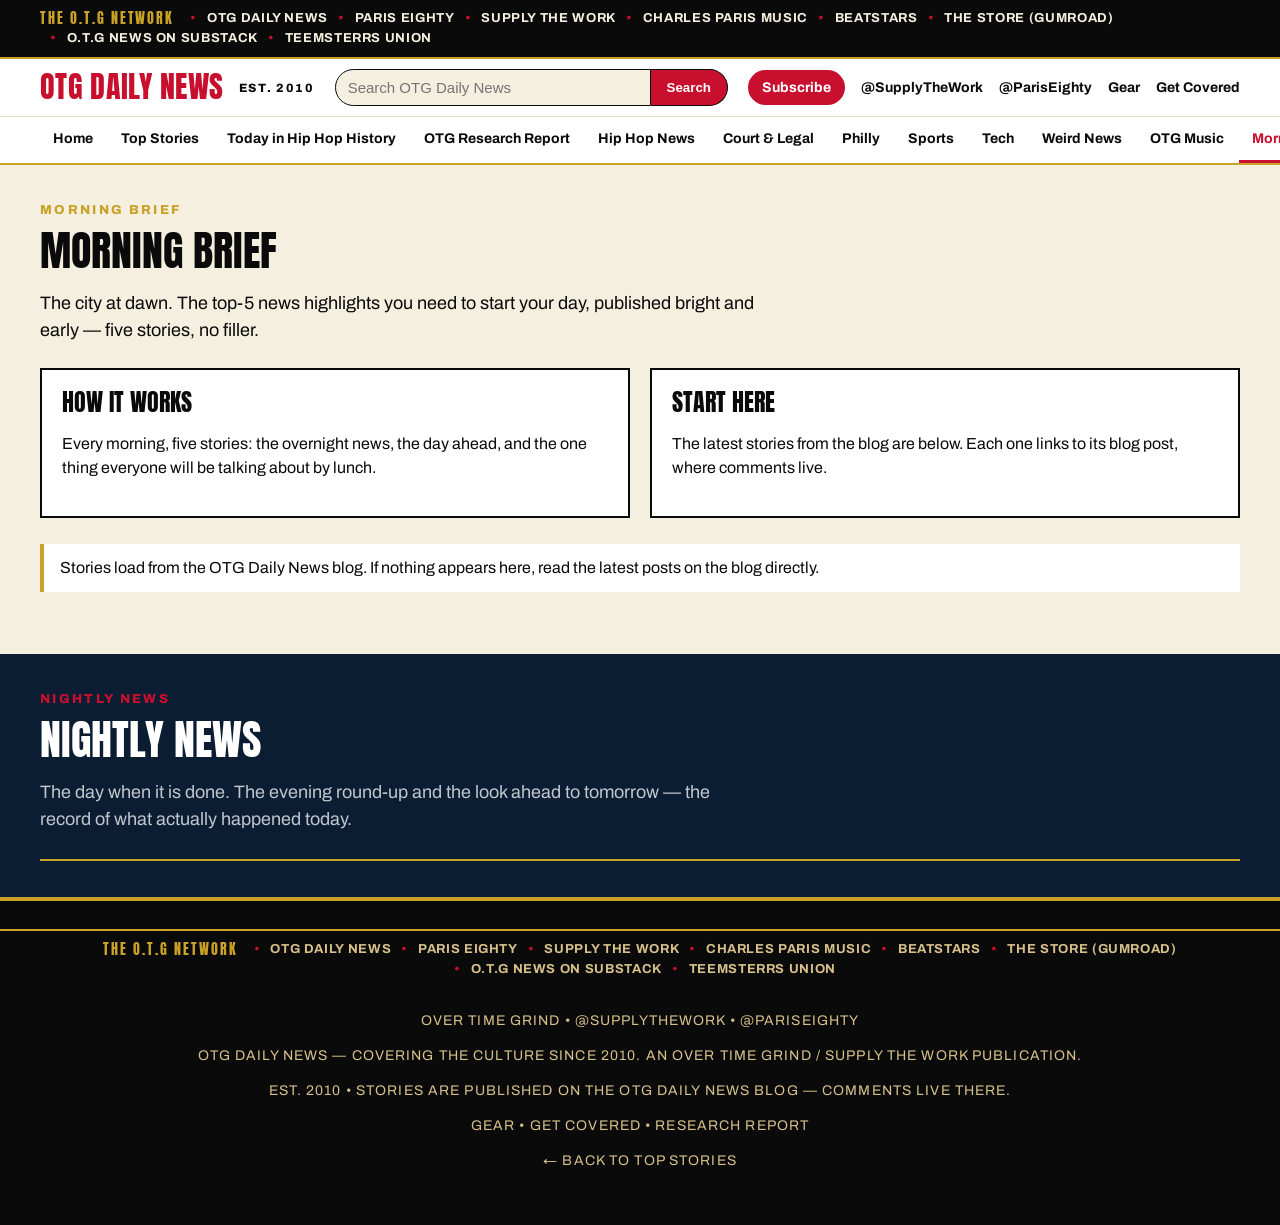
<file: brief.html>
<!DOCTYPE html>
<html lang="en">
<head>
<meta charset="utf-8">
<meta name="viewport" content="width=device-width, initial-scale=1">
<title>Morning Brief / Nightly News — OTG Daily News</title>
<meta name="description" content="Morning Brief: the city at dawn. Nightly News: the day when it is done. From OTG Daily News.">
<meta name="theme-color" content="#C8102E">
<meta name="mobile-web-app-capable" content="yes">
<meta name="apple-mobile-web-app-capable" content="yes">
<meta name="apple-mobile-web-app-title" content="OTG News">
<link rel="manifest" href="manifest.json">
<link rel="icon" href="icon.svg" type="image/svg+xml">
<link rel="apple-touch-icon" href="icon.svg">
<link rel="preconnect" href="https://fonts.googleapis.com">
<link rel="preconnect" href="https://fonts.gstatic.com" crossorigin>
<link href="https://fonts.googleapis.com/css2?family=Anton&family=Archivo:wght@400;700;800&display=swap" rel="stylesheet">
<link rel="stylesheet" href="styles.css?v=7">
<script src="app.js?v=8" defer></script>
</head>
<body>
<div class="network-bar" role="navigation" aria-label="The O.T.G Network">
<div class="network-bar-inner">
<span class="network-bar-label">THE O.T.G NETWORK</span>
<a href="https://365otg.github.io/otgdailynews/">OTG Daily News</a>
<a href="https://www.pariseighty.blog/">Paris Eighty</a>
<a href="https://www.supplythework.xyz/">Supply The Work</a>
<a href="https://supplythe.work/">Charles Paris Music</a>
<a href="https://www.beatstars.com/pariseighty">BeatStars</a>
<a href="https://charlesparismusic.gumroad.com/">The Store (Gumroad)</a>
<a href="https://brotherotg.substack.com/">O.T.G News on Substack</a>
<a href="https://charlesparismusic.gumroad.com/l/teemsterrs">Teemsterrs Union</a>
</div>
</div>
<header class="topbar">
<div class="topbar-inner">
<a class="wordmark" href="index.html">OTG Daily News <span class="est">EST. 2010</span></a>
<div class="search-box">
<form id="site-search" role="search" action="#">
<input id="search-input" type="search" placeholder="Search OTG Daily News" aria-label="Search OTG Daily News" autocomplete="off">
<button type="submit">Search</button>
</form>
</div>
<div class="top-links">
<a class="subscribe" href="https://www.supplythework.xyz/">Subscribe</a>
<span>@SupplyTheWork</span>
<span>@ParisEighty</span>
<a href="gear.html">Gear</a>
<a href="get-covered.html">Get Covered</a>
</div>
</div>
</header>
<nav class="tab-nav" aria-label="Sections">
<ul>
<li><a href="index.html">Home</a></li>
<li><a href="index.html#top-stories">Top Stories</a></li>
<li><a href="index.html#hip-hop-history">Today in Hip Hop History</a></li>
<li><a href="research.html">OTG Research Report</a></li>
<li><a href="index.html#hip-hop-news">Hip Hop News</a></li>
<li><a href="index.html#court-legal">Court &amp; Legal</a></li>
<li><a href="index.html#philly">Philly</a></li>
<li><a href="index.html#sports">Sports</a></li>
<li><a href="index.html#tech">Tech</a></li>
<li><a href="index.html#weird-news">Weird News</a></li>
<li><a href="music.html">OTG Music</a></li>
<li><a href="brief.html" aria-current="page">Morning Brief</a></li>
<li><a href="brief.html#nightly-heading">Nightly News</a></li>
</ul>
</nav>
<main>
<div class="wrap"><div class="search-results" id="search-results" hidden></div></div>
<section class="section lane-morning" aria-labelledby="morning-heading">
<div class="wrap">
<p class="kicker">Morning Brief</p>
<h2 id="morning-heading">Morning Brief</h2>
<p class="lede">The city at dawn. The top-5 news highlights you need to start your day, published bright and early &mdash; five stories, no filler.</p>
<div class="two-col">
<div class="panel"><h3>How It Works</h3><p>Every morning, five stories: the overnight news, the day ahead, and the one thing everyone will be talking about by lunch.</p></div>
<div class="panel"><h3>Start Here</h3><p>The latest stories from the blog are below. Each one links to its blog post, where comments live.</p></div>
</div>
<p id="feed-status" class="note" style="margin-top:26px">Loading the latest stories&hellip;</p>
<div class="cards" id="top-stories"></div>
</div>
</section>
<section class="section lane-nightly" aria-labelledby="nightly-heading">
<div class="wrap">
<p class="kicker">Nightly News</p>
<h2 id="nightly-heading">Nightly News</h2>
<p class="lede">The day when it is done. The evening round-up and the look ahead to tomorrow &mdash; the record of what actually happened today.</p>
<ul class="latest-list" id="latest-list"></ul>
</div>
</section>
</main>
<nav class="app-tabs" aria-label="App">
<ul>
<li><button type="button" data-view="for-you" aria-current="page">For You</button></li>
<li><button type="button" data-view="headlines">Headlines</button></li>
<li><button type="button" data-view="topics">Topics</button></li>
<li><button type="button" data-view="saved">Saved</button></li>
</ul>
</nav>
<footer class="site-footer">
<div class="network-bar" role="navigation" aria-label="The O.T.G Network">
<div class="network-bar-inner">
<span class="network-bar-label">THE O.T.G NETWORK</span>
<a href="https://365otg.github.io/otgdailynews/">OTG Daily News</a>
<a href="https://www.pariseighty.blog/">Paris Eighty</a>
<a href="https://www.supplythework.xyz/">Supply The Work</a>
<a href="https://supplythe.work/">Charles Paris Music</a>
<a href="https://www.beatstars.com/pariseighty">BeatStars</a>
<a href="https://charlesparismusic.gumroad.com/">The Store (Gumroad)</a>
<a href="https://brotherotg.substack.com/">O.T.G News on Substack</a>
<a href="https://charlesparismusic.gumroad.com/l/teemsterrs">Teemsterrs Union</a>
</div>
</div>
<div class="wrap">
<p>Over Time Grind • @SupplyTheWork • @ParisEighty</p>
<p>OTG Daily News &mdash; covering the culture since 2010. An Over Time Grind / Supply The Work publication.</p>
<p>EST. 2010 &bull; Stories are published on the OTG Daily News blog &mdash; comments live there.</p>
<p><a href="gear.html">Gear</a> &bull; <a href="get-covered.html">Get Covered</a> &bull; <a href="research.html">Research Report</a></p>
<p><a href="index.html">&larr; Back to Top Stories</a></p>
</div>
</footer>
</body>
</html>
</file>
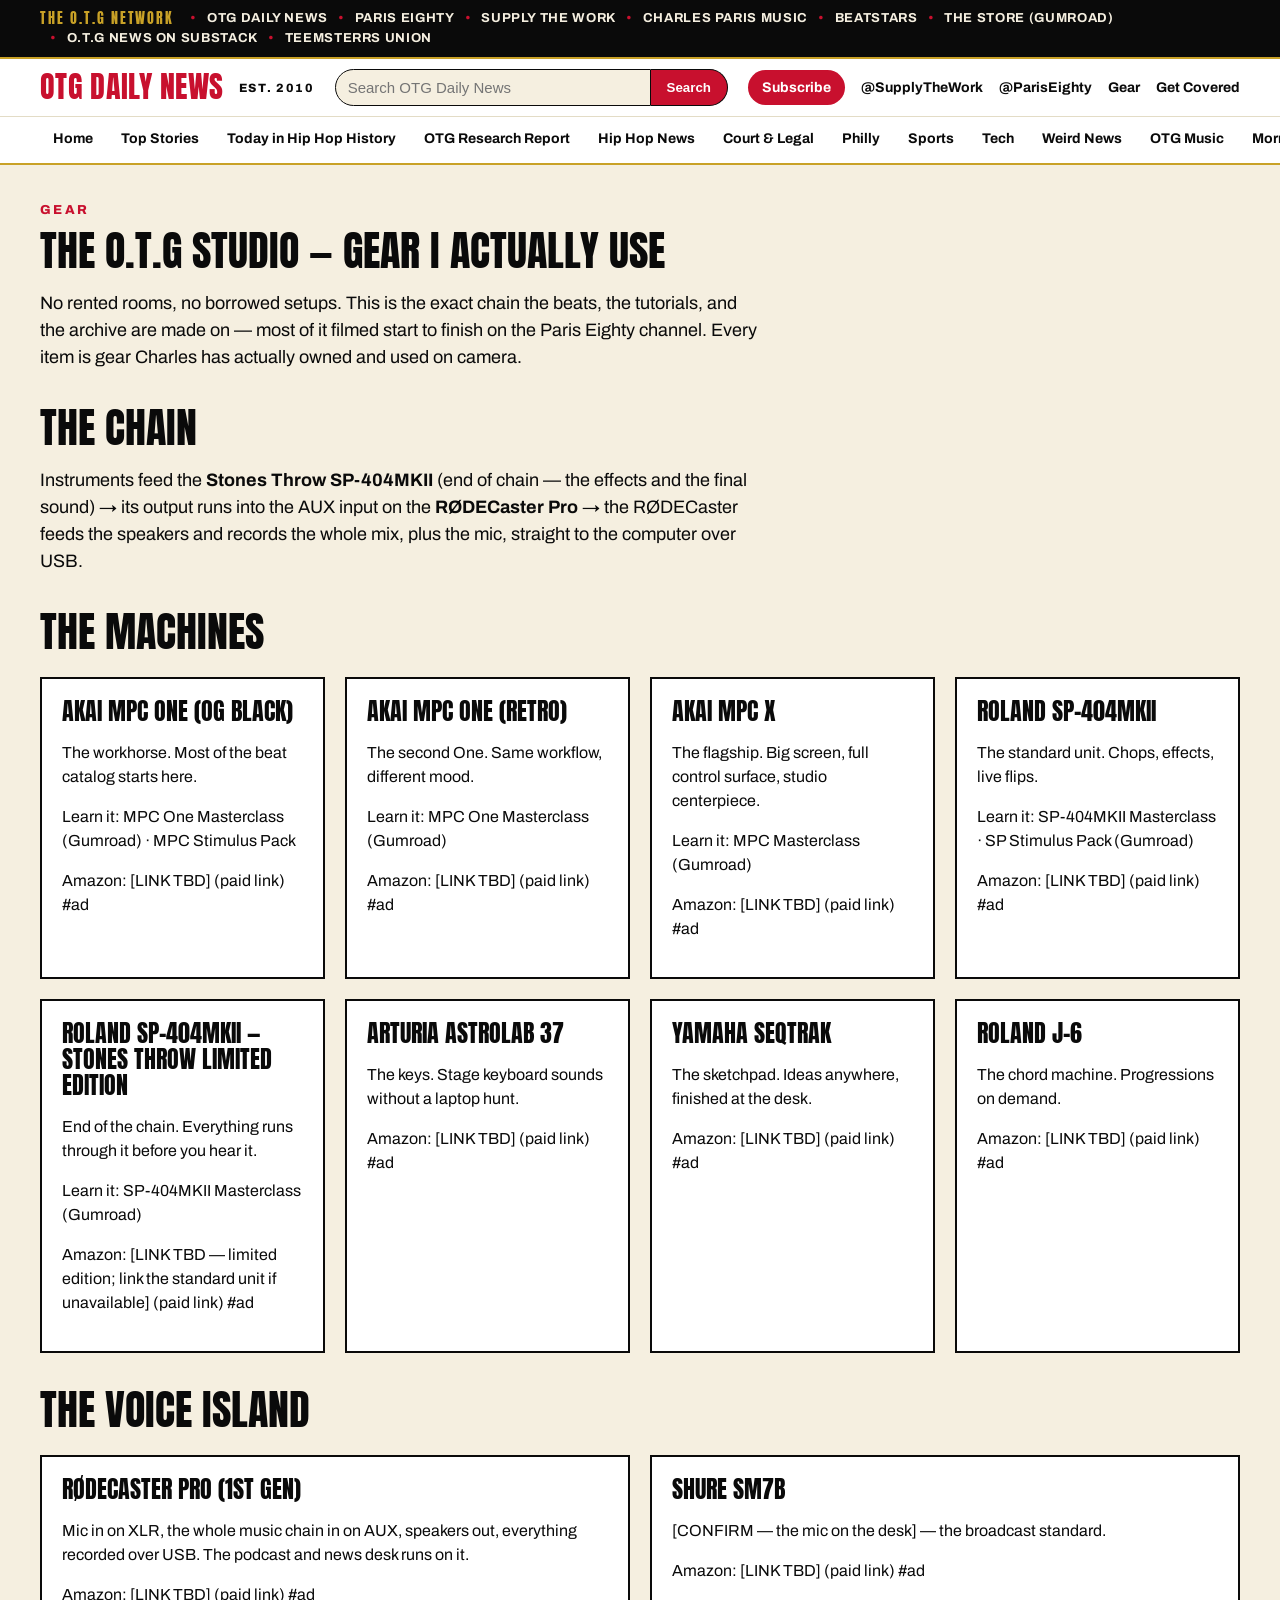
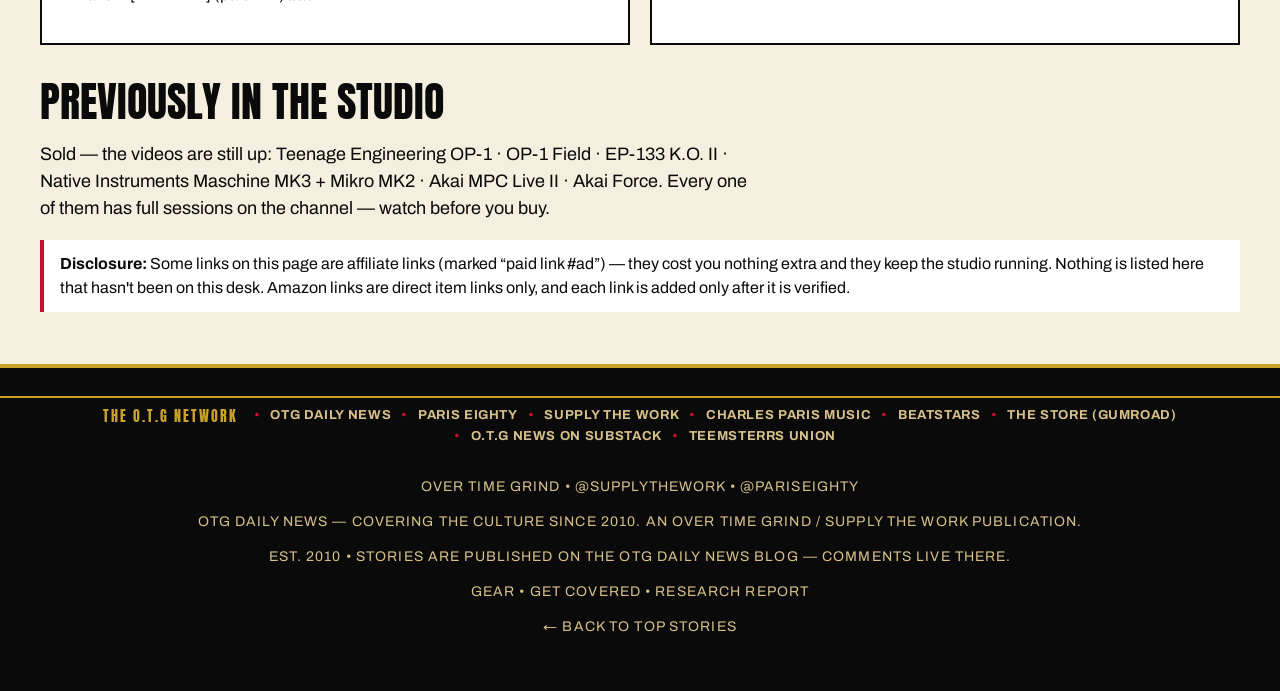
<file: gear.html>
<!DOCTYPE html>
<html lang="en">
<head>
<meta charset="utf-8">
<meta name="viewport" content="width=device-width, initial-scale=1">
<title>Gear — The O.T.G Studio — OTG Daily News</title>
<meta name="description" content="The O.T.G Studio: the gear Charles actually uses — the machines, the voice island, and the chain they run through.">
<meta name="theme-color" content="#C8102E">
<meta name="mobile-web-app-capable" content="yes">
<meta name="apple-mobile-web-app-capable" content="yes">
<meta name="apple-mobile-web-app-title" content="OTG News">
<link rel="manifest" href="manifest.json">
<link rel="icon" href="icon.svg" type="image/svg+xml">
<link rel="apple-touch-icon" href="icon.svg">
<link rel="preconnect" href="https://fonts.googleapis.com">
<link rel="preconnect" href="https://fonts.gstatic.com" crossorigin>
<link href="https://fonts.googleapis.com/css2?family=Anton&family=Archivo:wght@400;700;800&display=swap" rel="stylesheet">
<link rel="stylesheet" href="styles.css?v=7">
<script src="app.js?v=8" defer></script>
</head>
<body>
<div class="network-bar" role="navigation" aria-label="The O.T.G Network">
<div class="network-bar-inner">
<span class="network-bar-label">THE O.T.G NETWORK</span>
<a href="https://365otg.github.io/otgdailynews/">OTG Daily News</a>
<a href="https://www.pariseighty.blog/">Paris Eighty</a>
<a href="https://www.supplythework.xyz/">Supply The Work</a>
<a href="https://supplythe.work/">Charles Paris Music</a>
<a href="https://www.beatstars.com/pariseighty">BeatStars</a>
<a href="https://charlesparismusic.gumroad.com/">The Store (Gumroad)</a>
<a href="https://brotherotg.substack.com/">O.T.G News on Substack</a>
<a href="https://charlesparismusic.gumroad.com/l/teemsterrs">Teemsterrs Union</a>
</div>
</div>
<header class="topbar">
<div class="topbar-inner">
<a class="wordmark" href="index.html">OTG Daily News <span class="est">EST. 2010</span></a>
<div class="search-box">
<form id="site-search" role="search" action="#">
<input id="search-input" type="search" placeholder="Search OTG Daily News" aria-label="Search OTG Daily News" autocomplete="off">
<button type="submit">Search</button>
</form>
</div>
<div class="top-links">
<a class="subscribe" href="https://www.supplythework.xyz/">Subscribe</a>
<span>@SupplyTheWork</span>
<span>@ParisEighty</span>
<a href="gear.html">Gear</a>
<a href="get-covered.html">Get Covered</a>
</div>
</div>
</header>
<nav class="tab-nav" aria-label="Sections">
<ul>
<li><a href="index.html">Home</a></li>
<li><a href="index.html#top-stories">Top Stories</a></li>
<li><a href="index.html#hip-hop-history">Today in Hip Hop History</a></li>
<li><a href="research.html">OTG Research Report</a></li>
<li><a href="index.html#hip-hop-news">Hip Hop News</a></li>
<li><a href="index.html#court-legal">Court &amp; Legal</a></li>
<li><a href="index.html#philly">Philly</a></li>
<li><a href="index.html#sports">Sports</a></li>
<li><a href="index.html#tech">Tech</a></li>
<li><a href="index.html#weird-news">Weird News</a></li>
<li><a href="music.html">OTG Music</a></li>
<li><a href="brief.html">Morning Brief</a></li>
<li><a href="brief.html#nightly-heading">Nightly News</a></li>
</ul>
</nav>
<main>
<div class="wrap"><div class="search-results" id="search-results" hidden></div></div>
<section class="section lane-gear" aria-labelledby="gear-heading">
<div class="wrap">
<p class="kicker">Gear</p>
<h2 id="gear-heading">The O.T.G Studio &mdash; Gear I Actually Use</h2>
<p class="lede">No rented rooms, no borrowed setups. This is the exact chain the beats, the tutorials, and the archive are made on &mdash; most of it filmed start to finish on the Paris Eighty channel. Every item is gear Charles has actually owned and used on camera.</p>
<h2 style="margin-top:36px">The Chain</h2>
<p class="lede">Instruments feed the <strong>Stones Throw SP-404MKII</strong> (end of chain &mdash; the effects and the final sound) &rarr; its output runs into the AUX input on the <strong>R&Oslash;DECaster Pro</strong> &rarr; the R&Oslash;DECaster feeds the speakers and records the whole mix, plus the mic, straight to the computer over USB.</p>
<h2 style="margin-top:36px">The Machines</h2>
<div class="two-col">
<div class="panel"><h3>Akai MPC One (OG Black)</h3><p>The workhorse. Most of the beat catalog starts here.</p><p>Learn it: MPC One Masterclass (Gumroad) &middot; MPC Stimulus Pack</p><p>Amazon: [LINK TBD] (paid link) #ad</p></div>
<div class="panel"><h3>Akai MPC One (Retro)</h3><p>The second One. Same workflow, different mood.</p><p>Learn it: MPC One Masterclass (Gumroad)</p><p>Amazon: [LINK TBD] (paid link) #ad</p></div>
<div class="panel"><h3>Akai MPC X</h3><p>The flagship. Big screen, full control surface, studio centerpiece.</p><p>Learn it: MPC Masterclass (Gumroad)</p><p>Amazon: [LINK TBD] (paid link) #ad</p></div>
<div class="panel"><h3>Roland SP-404MKII</h3><p>The standard unit. Chops, effects, live flips.</p><p>Learn it: SP-404MKII Masterclass &middot; SP Stimulus Pack (Gumroad)</p><p>Amazon: [LINK TBD] (paid link) #ad</p></div>
<div class="panel"><h3>Roland SP-404MKII &mdash; Stones Throw Limited Edition</h3><p>End of the chain. Everything runs through it before you hear it.</p><p>Learn it: SP-404MKII Masterclass (Gumroad)</p><p>Amazon: [LINK TBD &mdash; limited edition; link the standard unit if unavailable] (paid link) #ad</p></div>
<div class="panel"><h3>Arturia AstroLab 37</h3><p>The keys. Stage keyboard sounds without a laptop hunt.</p><p>Amazon: [LINK TBD] (paid link) #ad</p></div>
<div class="panel"><h3>Yamaha SEQTRAK</h3><p>The sketchpad. Ideas anywhere, finished at the desk.</p><p>Amazon: [LINK TBD] (paid link) #ad</p></div>
<div class="panel"><h3>Roland J-6</h3><p>The chord machine. Progressions on demand.</p><p>Amazon: [LINK TBD] (paid link) #ad</p></div>
</div>
<h2 style="margin-top:36px">The Voice Island</h2>
<div class="two-col">
<div class="panel"><h3>R&Oslash;DECaster Pro (1st gen)</h3><p>Mic in on XLR, the whole music chain in on AUX, speakers out, everything recorded over USB. The podcast and news desk runs on it.</p><p>Amazon: [LINK TBD] (paid link) #ad</p></div>
<div class="panel"><h3>Shure SM7B</h3><p>[CONFIRM &mdash; the mic on the desk] &mdash; the broadcast standard.</p><p>Amazon: [LINK TBD] (paid link) #ad</p></div>
</div>
<h2 style="margin-top:36px">Previously In The Studio</h2>
<p class="lede">Sold &mdash; the videos are still up: Teenage Engineering OP-1 &middot; OP-1 Field &middot; EP-133 K.O. II &middot; Native Instruments Maschine MK3 + Mikro MK2 &middot; Akai MPC Live II &middot; Akai Force. Every one of them has full sessions on the channel &mdash; watch before you buy.</p>
<p class="note" style="background:#fff;border-left-color:var(--crimson);color:var(--black)"><strong>Disclosure:</strong> Some links on this page are affiliate links (marked &ldquo;paid link #ad&rdquo;) &mdash; they cost you nothing extra and they keep the studio running. Nothing is listed here that hasn't been on this desk. Amazon links are direct item links only, and each link is added only after it is verified.</p>
</div>
</section>
</main>
<nav class="app-tabs" aria-label="App">
<ul>
<li><button type="button" data-view="for-you">For You</button></li>
<li><button type="button" data-view="headlines">Headlines</button></li>
<li><button type="button" data-view="topics">Topics</button></li>
<li><button type="button" data-view="saved">Saved</button></li>
</ul>
</nav>
<footer class="site-footer">
<div class="network-bar" role="navigation" aria-label="The O.T.G Network">
<div class="network-bar-inner">
<span class="network-bar-label">THE O.T.G NETWORK</span>
<a href="https://365otg.github.io/otgdailynews/">OTG Daily News</a>
<a href="https://www.pariseighty.blog/">Paris Eighty</a>
<a href="https://www.supplythework.xyz/">Supply The Work</a>
<a href="https://supplythe.work/">Charles Paris Music</a>
<a href="https://www.beatstars.com/pariseighty">BeatStars</a>
<a href="https://charlesparismusic.gumroad.com/">The Store (Gumroad)</a>
<a href="https://brotherotg.substack.com/">O.T.G News on Substack</a>
<a href="https://charlesparismusic.gumroad.com/l/teemsterrs">Teemsterrs Union</a>
</div>
</div>
<div class="wrap">
<p>Over Time Grind • @SupplyTheWork • @ParisEighty</p>
<p>OTG Daily News &mdash; covering the culture since 2010. An Over Time Grind / Supply The Work publication.</p>
<p>EST. 2010 &bull; Stories are published on the OTG Daily News blog &mdash; comments live there.</p>
<p><a href="gear.html">Gear</a> &bull; <a href="get-covered.html">Get Covered</a> &bull; <a href="research.html">Research Report</a></p>
<p><a href="index.html">&larr; Back to Top Stories</a></p>
</div>
</footer>
</body>
</html>
</file>
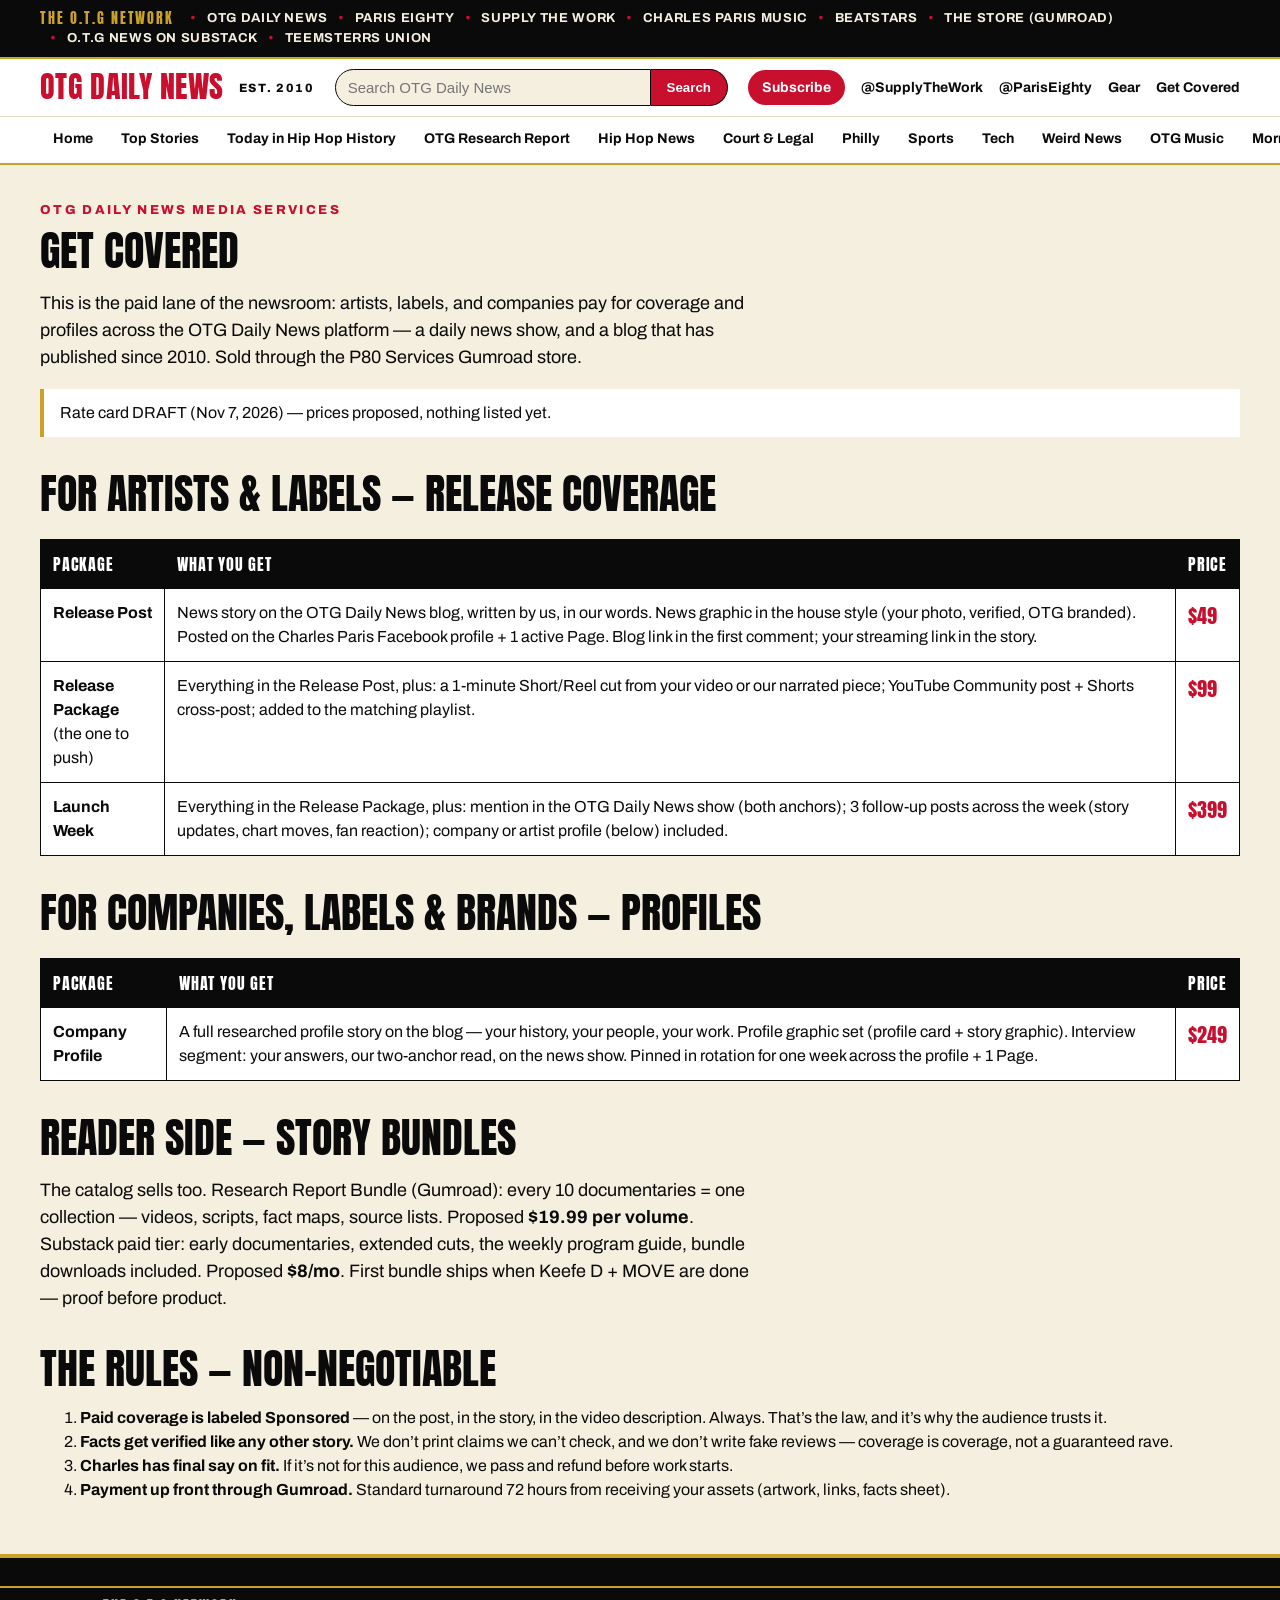
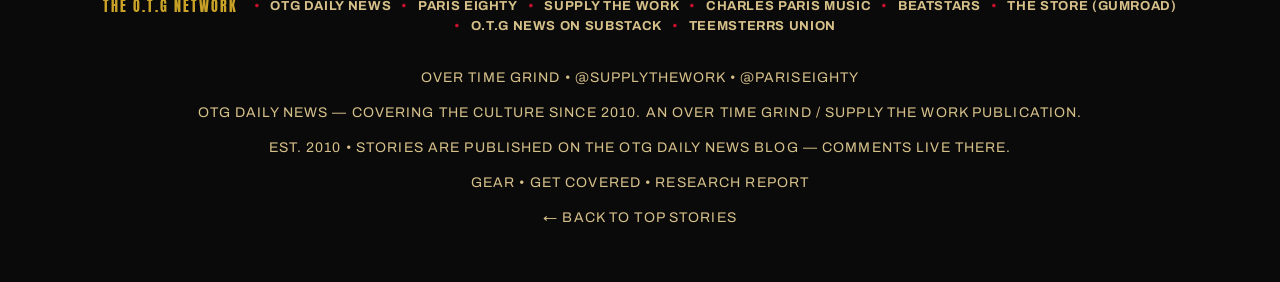
<file: get-covered.html>
<!DOCTYPE html>
<html lang="en">
<head>
<meta charset="utf-8">
<meta name="viewport" content="width=device-width, initial-scale=1">
<title>Get Covered — OTG Daily News Media Services</title>
<meta name="description" content="Get Covered: paid coverage from OTG Daily News — release posts, launch weeks and company profiles, clearly labelled as sponsored.">
<meta name="theme-color" content="#C8102E">
<meta name="mobile-web-app-capable" content="yes">
<meta name="apple-mobile-web-app-capable" content="yes">
<meta name="apple-mobile-web-app-title" content="OTG News">
<link rel="manifest" href="manifest.json">
<link rel="icon" href="icon.svg" type="image/svg+xml">
<link rel="apple-touch-icon" href="icon.svg">
<link rel="preconnect" href="https://fonts.googleapis.com">
<link rel="preconnect" href="https://fonts.gstatic.com" crossorigin>
<link href="https://fonts.googleapis.com/css2?family=Anton&family=Archivo:wght@400;700;800&display=swap" rel="stylesheet">
<link rel="stylesheet" href="styles.css?v=7">
<script src="app.js?v=8" defer></script>
</head>
<body>
<div class="network-bar" role="navigation" aria-label="The O.T.G Network">
<div class="network-bar-inner">
<span class="network-bar-label">THE O.T.G NETWORK</span>
<a href="https://365otg.github.io/otgdailynews/">OTG Daily News</a>
<a href="https://www.pariseighty.blog/">Paris Eighty</a>
<a href="https://www.supplythework.xyz/">Supply The Work</a>
<a href="https://supplythe.work/">Charles Paris Music</a>
<a href="https://www.beatstars.com/pariseighty">BeatStars</a>
<a href="https://charlesparismusic.gumroad.com/">The Store (Gumroad)</a>
<a href="https://brotherotg.substack.com/">O.T.G News on Substack</a>
<a href="https://charlesparismusic.gumroad.com/l/teemsterrs">Teemsterrs Union</a>
</div>
</div>
<header class="topbar">
<div class="topbar-inner">
<a class="wordmark" href="index.html">OTG Daily News <span class="est">EST. 2010</span></a>
<div class="search-box">
<form id="site-search" role="search" action="#">
<input id="search-input" type="search" placeholder="Search OTG Daily News" aria-label="Search OTG Daily News" autocomplete="off">
<button type="submit">Search</button>
</form>
</div>
<div class="top-links">
<a class="subscribe" href="https://www.supplythework.xyz/">Subscribe</a>
<span>@SupplyTheWork</span>
<span>@ParisEighty</span>
<a href="gear.html">Gear</a>
<a href="get-covered.html">Get Covered</a>
</div>
</div>
</header>
<nav class="tab-nav" aria-label="Sections">
<ul>
<li><a href="index.html">Home</a></li>
<li><a href="index.html#top-stories">Top Stories</a></li>
<li><a href="index.html#hip-hop-history">Today in Hip Hop History</a></li>
<li><a href="research.html">OTG Research Report</a></li>
<li><a href="index.html#hip-hop-news">Hip Hop News</a></li>
<li><a href="index.html#court-legal">Court &amp; Legal</a></li>
<li><a href="index.html#philly">Philly</a></li>
<li><a href="index.html#sports">Sports</a></li>
<li><a href="index.html#tech">Tech</a></li>
<li><a href="index.html#weird-news">Weird News</a></li>
<li><a href="music.html">OTG Music</a></li>
<li><a href="brief.html">Morning Brief</a></li>
<li><a href="brief.html#nightly-heading">Nightly News</a></li>
</ul>
</nav>
<main>
<div class="wrap"><div class="search-results" id="search-results" hidden></div></div>
<section class="section" aria-labelledby="covered-heading">
<div class="wrap">
<p class="kicker">OTG Daily News Media Services</p>
<h2 id="covered-heading">Get Covered</h2>
<p class="lede">This is the paid lane of the newsroom: artists, labels, and companies pay for coverage and profiles across the OTG Daily News platform — a daily news show, and a blog that has published since 2010. Sold through the P80 Services Gumroad store.</p>
<p class="note">Rate card DRAFT (Nov 7, 2026) &mdash; prices proposed, nothing listed yet.</p>
<h2 style="margin-top:36px">For Artists &amp; Labels &mdash; Release Coverage</h2>
<table class="rate-table">
<thead><tr><th>Package</th><th>What You Get</th><th>Price</th></tr></thead>
<tbody>
<tr><td><strong>Release Post</strong></td><td>News story on the OTG Daily News blog, written by us, in our words. News graphic in the house style (your photo, verified, OTG branded). Posted on the Charles Paris Facebook profile + 1 active Page. Blog link in the first comment; your streaming link in the story.</td><td class="price">$49</td></tr>
<tr><td><strong>Release Package</strong><br>(the one to push)</td><td>Everything in the Release Post, plus: a 1-minute Short/Reel cut from your video or our narrated piece; YouTube Community post + Shorts cross-post; added to the matching playlist.</td><td class="price">$99</td></tr>
<tr><td><strong>Launch Week</strong></td><td>Everything in the Release Package, plus: mention in the OTG Daily News show (both anchors); 3 follow-up posts across the week (story updates, chart moves, fan reaction); company or artist profile (below) included.</td><td class="price">$399</td></tr>
</tbody>
</table>
<h2 style="margin-top:36px">For Companies, Labels &amp; Brands &mdash; Profiles</h2>
<table class="rate-table">
<thead><tr><th>Package</th><th>What You Get</th><th>Price</th></tr></thead>
<tbody>
<tr><td><strong>Company Profile</strong></td><td>A full researched profile story on the blog &mdash; your history, your people, your work. Profile graphic set (profile card + story graphic). Interview segment: your answers, our two-anchor read, on the news show. Pinned in rotation for one week across the profile + 1 Page.</td><td class="price">$249</td></tr>
</tbody>
</table>
<h2 style="margin-top:36px">Reader Side &mdash; Story Bundles</h2>
<p class="lede">The catalog sells too. Research Report Bundle (Gumroad): every 10 documentaries = one collection &mdash; videos, scripts, fact maps, source lists. Proposed <strong>$19.99 per volume</strong>. Substack paid tier: early documentaries, extended cuts, the weekly program guide, bundle downloads included. Proposed <strong>$8/mo</strong>. First bundle ships when Keefe D + MOVE are done &mdash; proof before product.</p>
<h2 style="margin-top:36px">The Rules &mdash; Non-Negotiable</h2>
<ol>
<li><strong>Paid coverage is labeled Sponsored</strong> &mdash; on the post, in the story, in the video description. Always. That&rsquo;s the law, and it&rsquo;s why the audience trusts it.</li>
<li><strong>Facts get verified like any other story.</strong> We don&rsquo;t print claims we can&rsquo;t check, and we don&rsquo;t write fake reviews &mdash; coverage is coverage, not a guaranteed rave.</li>
<li><strong>Charles has final say on fit.</strong> If it&rsquo;s not for this audience, we pass and refund before work starts.</li>
<li><strong>Payment up front through Gumroad.</strong> Standard turnaround 72 hours from receiving your assets (artwork, links, facts sheet).</li>
</ol>
</div>
</section>
</main>
<nav class="app-tabs" aria-label="App">
<ul>
<li><button type="button" data-view="for-you">For You</button></li>
<li><button type="button" data-view="headlines">Headlines</button></li>
<li><button type="button" data-view="topics">Topics</button></li>
<li><button type="button" data-view="saved">Saved</button></li>
</ul>
</nav>
<footer class="site-footer">
<div class="network-bar" role="navigation" aria-label="The O.T.G Network">
<div class="network-bar-inner">
<span class="network-bar-label">THE O.T.G NETWORK</span>
<a href="https://365otg.github.io/otgdailynews/">OTG Daily News</a>
<a href="https://www.pariseighty.blog/">Paris Eighty</a>
<a href="https://www.supplythework.xyz/">Supply The Work</a>
<a href="https://supplythe.work/">Charles Paris Music</a>
<a href="https://www.beatstars.com/pariseighty">BeatStars</a>
<a href="https://charlesparismusic.gumroad.com/">The Store (Gumroad)</a>
<a href="https://brotherotg.substack.com/">O.T.G News on Substack</a>
<a href="https://charlesparismusic.gumroad.com/l/teemsterrs">Teemsterrs Union</a>
</div>
</div>
<div class="wrap">
<p>Over Time Grind • @SupplyTheWork • @ParisEighty</p>
<p>OTG Daily News &mdash; covering the culture since 2010. An Over Time Grind / Supply The Work publication.</p>
<p>EST. 2010 &bull; Stories are published on the OTG Daily News blog &mdash; comments live there.</p>
<p><a href="gear.html">Gear</a> &bull; <a href="get-covered.html">Get Covered</a> &bull; <a href="research.html">Research Report</a></p>
<p><a href="index.html">&larr; Back to Top Stories</a></p>
</div>
</footer>
</body>
</html>
</file>
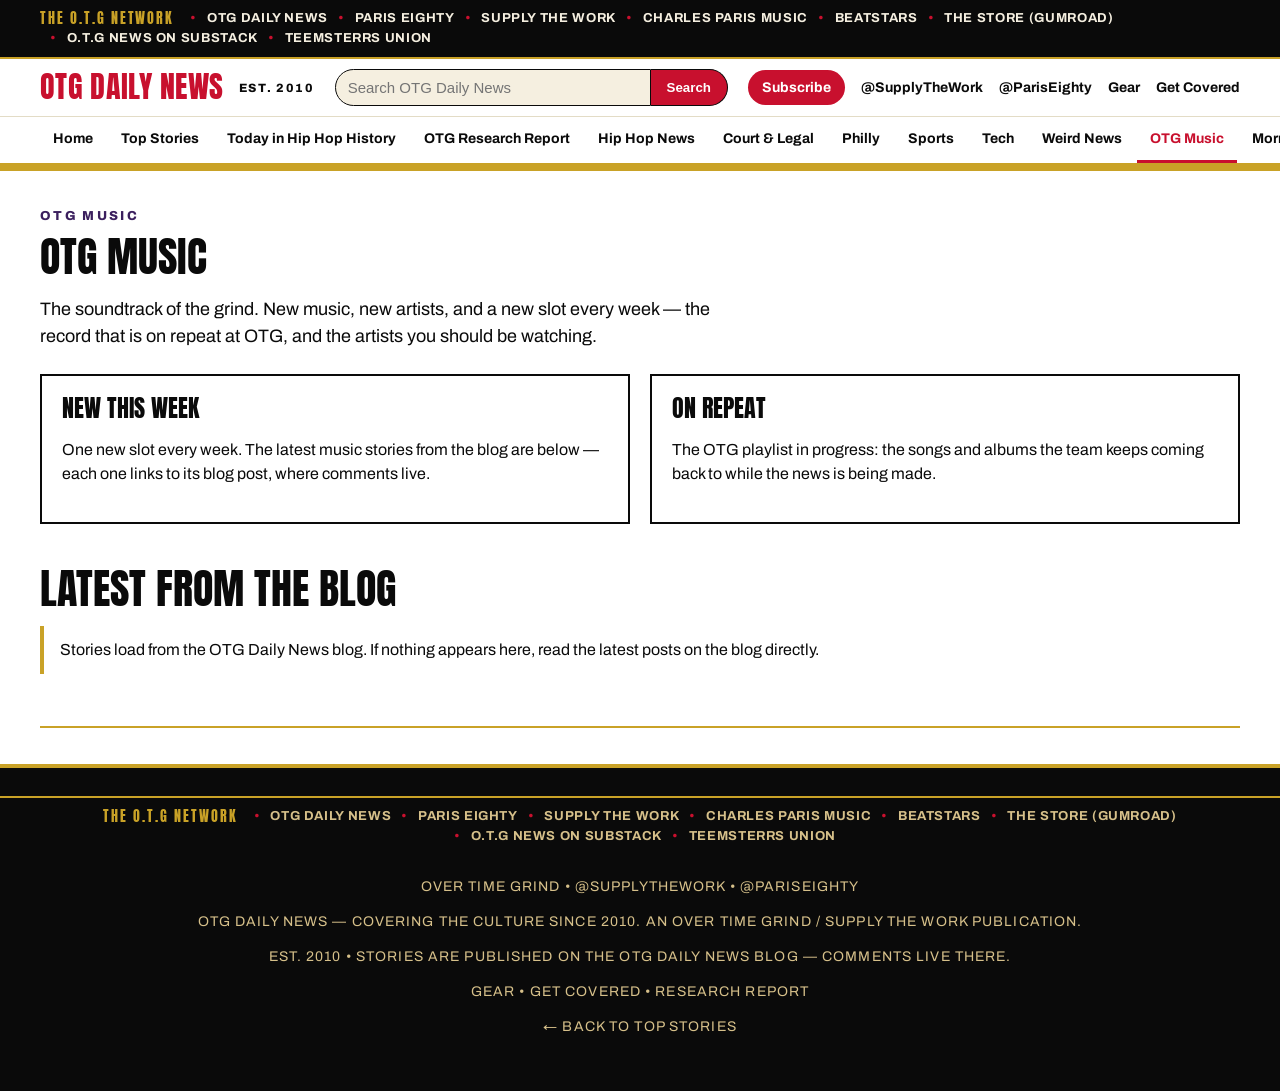
<file: music.html>
<!DOCTYPE html>
<html lang="en">
<head>
<meta charset="utf-8">
<meta name="viewport" content="width=device-width, initial-scale=1">
<title>OTG Music — OTG Daily News</title>
<meta name="description" content="OTG Music: new music, new artists, and a new slot every week from Over Time Grind.">
<meta name="theme-color" content="#C8102E">
<meta name="mobile-web-app-capable" content="yes">
<meta name="apple-mobile-web-app-capable" content="yes">
<meta name="apple-mobile-web-app-title" content="OTG News">
<link rel="manifest" href="manifest.json">
<link rel="icon" href="icon.svg" type="image/svg+xml">
<link rel="apple-touch-icon" href="icon.svg">
<link rel="preconnect" href="https://fonts.googleapis.com">
<link rel="preconnect" href="https://fonts.gstatic.com" crossorigin>
<link href="https://fonts.googleapis.com/css2?family=Anton&family=Archivo:wght@400;700;800&display=swap" rel="stylesheet">
<link rel="stylesheet" href="styles.css?v=7">
<script src="app.js?v=8" defer></script>
</head>
<body>
<div class="network-bar" role="navigation" aria-label="The O.T.G Network">
<div class="network-bar-inner">
<span class="network-bar-label">THE O.T.G NETWORK</span>
<a href="https://365otg.github.io/otgdailynews/">OTG Daily News</a>
<a href="https://www.pariseighty.blog/">Paris Eighty</a>
<a href="https://www.supplythework.xyz/">Supply The Work</a>
<a href="https://supplythe.work/">Charles Paris Music</a>
<a href="https://www.beatstars.com/pariseighty">BeatStars</a>
<a href="https://charlesparismusic.gumroad.com/">The Store (Gumroad)</a>
<a href="https://brotherotg.substack.com/">O.T.G News on Substack</a>
<a href="https://charlesparismusic.gumroad.com/l/teemsterrs">Teemsterrs Union</a>
</div>
</div>
<header class="topbar">
<div class="topbar-inner">
<a class="wordmark" href="index.html">OTG Daily News <span class="est">EST. 2010</span></a>
<div class="search-box">
<form id="site-search" role="search" action="#">
<input id="search-input" type="search" placeholder="Search OTG Daily News" aria-label="Search OTG Daily News" autocomplete="off">
<button type="submit">Search</button>
</form>
</div>
<div class="top-links">
<a class="subscribe" href="https://www.supplythework.xyz/">Subscribe</a>
<span>@SupplyTheWork</span>
<span>@ParisEighty</span>
<a href="gear.html">Gear</a>
<a href="get-covered.html">Get Covered</a>
</div>
</div>
</header>
<nav class="tab-nav" aria-label="Sections">
<ul>
<li><a href="index.html">Home</a></li>
<li><a href="index.html#top-stories">Top Stories</a></li>
<li><a href="index.html#hip-hop-history">Today in Hip Hop History</a></li>
<li><a href="research.html">OTG Research Report</a></li>
<li><a href="index.html#hip-hop-news">Hip Hop News</a></li>
<li><a href="index.html#court-legal">Court &amp; Legal</a></li>
<li><a href="index.html#philly">Philly</a></li>
<li><a href="index.html#sports">Sports</a></li>
<li><a href="index.html#tech">Tech</a></li>
<li><a href="index.html#weird-news">Weird News</a></li>
<li><a href="music.html" aria-current="page">OTG Music</a></li>
<li><a href="brief.html">Morning Brief</a></li>
<li><a href="brief.html#nightly-heading">Nightly News</a></li>
</ul>
</nav>
<main>
<div class="wrap"><div class="search-results" id="search-results" hidden></div></div>
<section class="section lane-music" aria-labelledby="music-heading">
<div class="wrap">
<p class="kicker">OTG Music</p>
<h2 id="music-heading">OTG Music</h2>
<p class="lede">The soundtrack of the grind. New music, new artists, and a new slot every week &mdash; the record that is on repeat at OTG, and the artists you should be watching.</p>
<div class="two-col">
<div class="panel"><h3>New This Week</h3><p>One new slot every week. The latest music stories from the blog are below &mdash; each one links to its blog post, where comments live.</p></div>
<div class="panel"><h3>On Repeat</h3><p>The OTG playlist in progress: the songs and albums the team keeps coming back to while the news is being made.</p></div>
</div>
<h2 style="margin-top:44px">Latest From The Blog</h2>
<p id="feed-status" class="note">Loading the latest stories&hellip;</p>
<div class="cards" id="top-stories"></div>
<ul class="latest-list" id="latest-list"></ul>
</div>
</section>
</main>
<nav class="app-tabs" aria-label="App">
<ul>
<li><button type="button" data-view="for-you" aria-current="page">For You</button></li>
<li><button type="button" data-view="headlines">Headlines</button></li>
<li><button type="button" data-view="topics">Topics</button></li>
<li><button type="button" data-view="saved">Saved</button></li>
</ul>
</nav>
<footer class="site-footer">
<div class="network-bar" role="navigation" aria-label="The O.T.G Network">
<div class="network-bar-inner">
<span class="network-bar-label">THE O.T.G NETWORK</span>
<a href="https://365otg.github.io/otgdailynews/">OTG Daily News</a>
<a href="https://www.pariseighty.blog/">Paris Eighty</a>
<a href="https://www.supplythework.xyz/">Supply The Work</a>
<a href="https://supplythe.work/">Charles Paris Music</a>
<a href="https://www.beatstars.com/pariseighty">BeatStars</a>
<a href="https://charlesparismusic.gumroad.com/">The Store (Gumroad)</a>
<a href="https://brotherotg.substack.com/">O.T.G News on Substack</a>
<a href="https://charlesparismusic.gumroad.com/l/teemsterrs">Teemsterrs Union</a>
</div>
</div>
<div class="wrap">
<p>Over Time Grind • @SupplyTheWork • @ParisEighty</p>
<p>OTG Daily News &mdash; covering the culture since 2010. An Over Time Grind / Supply The Work publication.</p>
<p>EST. 2010 &bull; Stories are published on the OTG Daily News blog &mdash; comments live there.</p>
<p><a href="gear.html">Gear</a> &bull; <a href="get-covered.html">Get Covered</a> &bull; <a href="research.html">Research Report</a></p>
<p><a href="index.html">&larr; Back to Top Stories</a></p>
</div>
</footer>
</body>
</html>
</file>
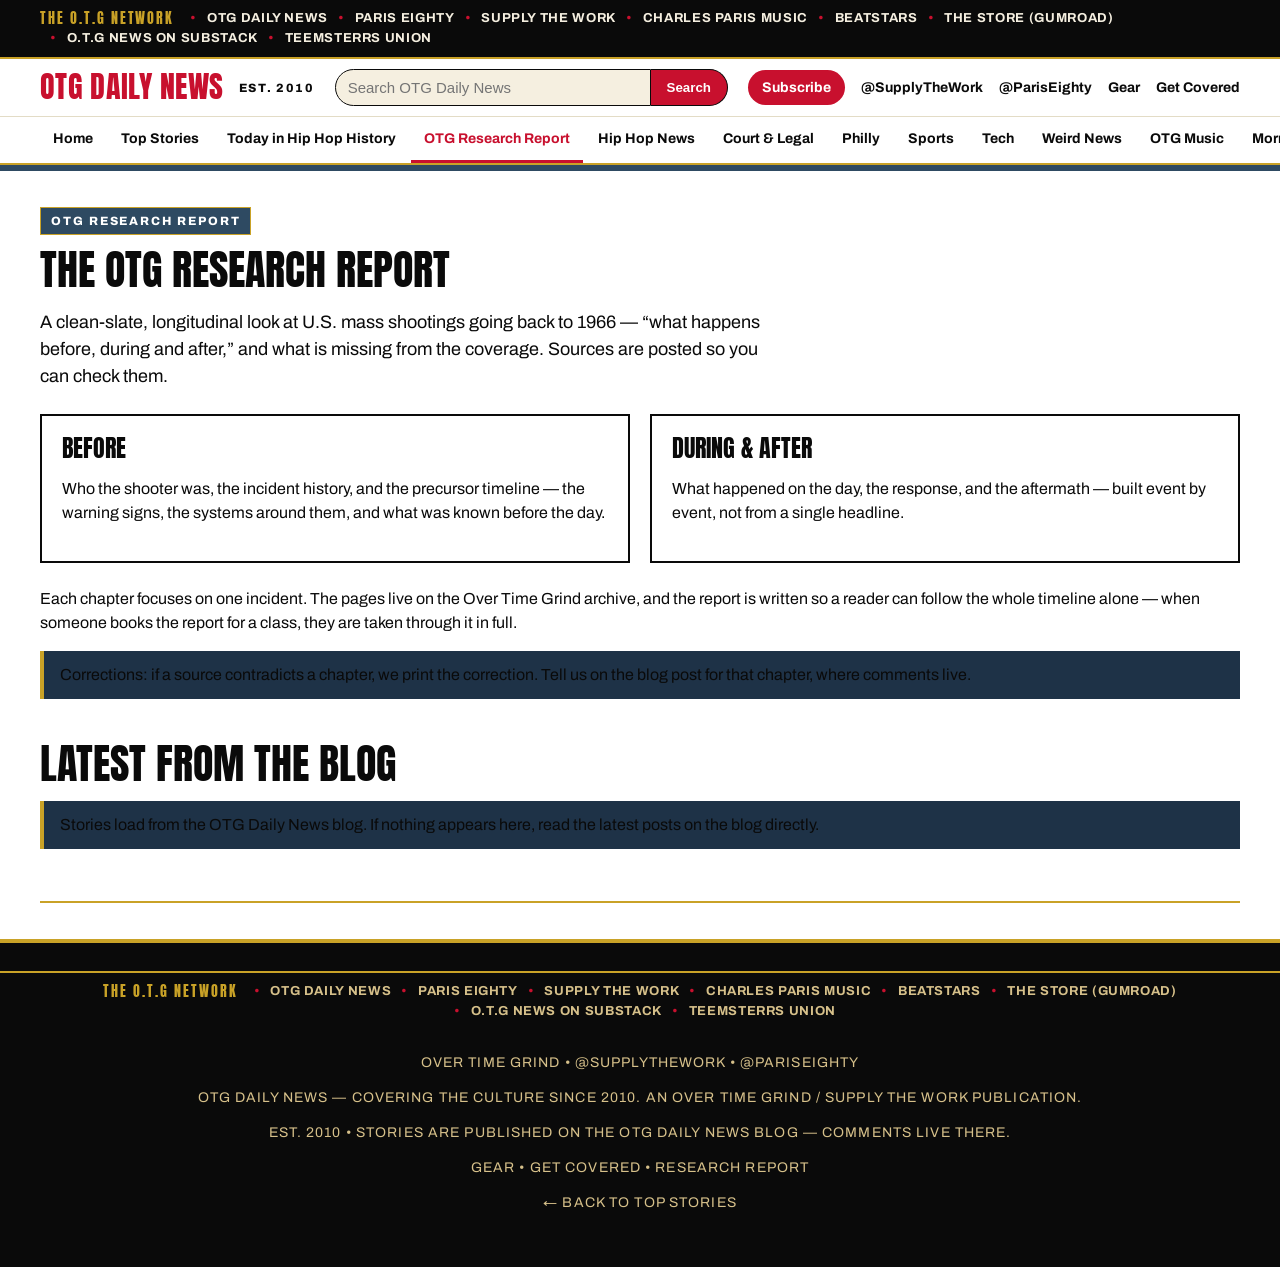
<file: research.html>
<!DOCTYPE html>
<html lang="en">
<head>
<meta charset="utf-8">
<meta name="viewport" content="width=device-width, initial-scale=1">
<title>The OTG Research Report — OTG Daily News</title>
<meta name="description" content="The OTG Research Report: a longitudinal look at U.S. mass shootings going back to 1966.">
<meta name="theme-color" content="#C8102E">
<meta name="mobile-web-app-capable" content="yes">
<meta name="apple-mobile-web-app-capable" content="yes">
<meta name="apple-mobile-web-app-title" content="OTG News">
<link rel="manifest" href="manifest.json">
<link rel="icon" href="icon.svg" type="image/svg+xml">
<link rel="apple-touch-icon" href="icon.svg">
<link rel="preconnect" href="https://fonts.googleapis.com">
<link rel="preconnect" href="https://fonts.gstatic.com" crossorigin>
<link href="https://fonts.googleapis.com/css2?family=Anton&family=Archivo:wght@400;700;800&display=swap" rel="stylesheet">
<link rel="stylesheet" href="styles.css?v=7">
<script src="app.js?v=8" defer></script>
</head>
<body>
<div class="network-bar" role="navigation" aria-label="The O.T.G Network">
<div class="network-bar-inner">
<span class="network-bar-label">THE O.T.G NETWORK</span>
<a href="https://365otg.github.io/otgdailynews/">OTG Daily News</a>
<a href="https://www.pariseighty.blog/">Paris Eighty</a>
<a href="https://www.supplythework.xyz/">Supply The Work</a>
<a href="https://supplythe.work/">Charles Paris Music</a>
<a href="https://www.beatstars.com/pariseighty">BeatStars</a>
<a href="https://charlesparismusic.gumroad.com/">The Store (Gumroad)</a>
<a href="https://brotherotg.substack.com/">O.T.G News on Substack</a>
<a href="https://charlesparismusic.gumroad.com/l/teemsterrs">Teemsterrs Union</a>
</div>
</div>
<header class="topbar">
<div class="topbar-inner">
<a class="wordmark" href="index.html">OTG Daily News <span class="est">EST. 2010</span></a>
<div class="search-box">
<form id="site-search" role="search" action="#">
<input id="search-input" type="search" placeholder="Search OTG Daily News" aria-label="Search OTG Daily News" autocomplete="off">
<button type="submit">Search</button>
</form>
</div>
<div class="top-links">
<a class="subscribe" href="https://www.supplythework.xyz/">Subscribe</a>
<span>@SupplyTheWork</span>
<span>@ParisEighty</span>
<a href="gear.html">Gear</a>
<a href="get-covered.html">Get Covered</a>
</div>
</div>
</header>
<nav class="tab-nav" aria-label="Sections">
<ul>
<li><a href="index.html">Home</a></li>
<li><a href="index.html#top-stories">Top Stories</a></li>
<li><a href="index.html#hip-hop-history">Today in Hip Hop History</a></li>
<li><a href="research.html" aria-current="page">OTG Research Report</a></li>
<li><a href="index.html#hip-hop-news">Hip Hop News</a></li>
<li><a href="index.html#court-legal">Court &amp; Legal</a></li>
<li><a href="index.html#philly">Philly</a></li>
<li><a href="index.html#sports">Sports</a></li>
<li><a href="index.html#tech">Tech</a></li>
<li><a href="index.html#weird-news">Weird News</a></li>
<li><a href="music.html">OTG Music</a></li>
<li><a href="brief.html">Morning Brief</a></li>
<li><a href="brief.html#nightly-heading">Nightly News</a></li>
</ul>
</nav>
<main>
<div class="wrap"><div class="search-results" id="search-results" hidden></div></div>
<section class="section lane-research" aria-labelledby="research-heading">
<div class="wrap">
<span class="bug">OTG Research Report</span>
<h2 id="research-heading" style="margin-top:14px">The OTG Research Report</h2>
<p class="lede">A clean-slate, longitudinal look at U.S. mass shootings going back to 1966 &mdash; &ldquo;what happens before, during and after,&rdquo; and what is missing from the coverage. Sources are posted so you can check them.</p>
<div class="two-col">
<div class="panel"><h3>Before</h3><p>Who the shooter was, the incident history, and the precursor timeline &mdash; the warning signs, the systems around them, and what was known before the day.</p></div>
<div class="panel"><h3>During &amp; After</h3><p>What happened on the day, the response, and the aftermath &mdash; built event by event, not from a single headline.</p></div>
</div>
<p style="margin-top:24px">Each chapter focuses on one incident. The pages live on the Over Time Grind archive, and the report is written so a reader can follow the whole timeline alone &mdash; when someone books the report for a class, they are taken through it in full.</p>
<p class="note" style="background:#1e3247;border-left-color:var(--gold)">Corrections: if a source contradicts a chapter, we print the correction. Tell us on the blog post for that chapter, where comments live.</p>
<h2 style="margin-top:44px">Latest From The Blog</h2>
<p id="feed-status" class="note" style="background:#1e3247;border-left-color:var(--gold)">Loading the latest stories&hellip;</p>
<div class="cards" id="top-stories"></div>
<ul class="latest-list" id="latest-list"></ul>
</div>
</section>
</main>
<nav class="app-tabs" aria-label="App">
<ul>
<li><button type="button" data-view="for-you" aria-current="page">For You</button></li>
<li><button type="button" data-view="headlines">Headlines</button></li>
<li><button type="button" data-view="topics">Topics</button></li>
<li><button type="button" data-view="saved">Saved</button></li>
</ul>
</nav>
<footer class="site-footer">
<div class="network-bar" role="navigation" aria-label="The O.T.G Network">
<div class="network-bar-inner">
<span class="network-bar-label">THE O.T.G NETWORK</span>
<a href="https://365otg.github.io/otgdailynews/">OTG Daily News</a>
<a href="https://www.pariseighty.blog/">Paris Eighty</a>
<a href="https://www.supplythework.xyz/">Supply The Work</a>
<a href="https://supplythe.work/">Charles Paris Music</a>
<a href="https://www.beatstars.com/pariseighty">BeatStars</a>
<a href="https://charlesparismusic.gumroad.com/">The Store (Gumroad)</a>
<a href="https://brotherotg.substack.com/">O.T.G News on Substack</a>
<a href="https://charlesparismusic.gumroad.com/l/teemsterrs">Teemsterrs Union</a>
</div>
</div>
<div class="wrap">
<p>Over Time Grind • @SupplyTheWork • @ParisEighty</p>
<p>OTG Daily News &mdash; covering the culture since 2010. An Over Time Grind / Supply The Work publication.</p>
<p>EST. 2010 &bull; Stories are published on the OTG Daily News blog &mdash; comments live there.</p>
<p><a href="gear.html">Gear</a> &bull; <a href="get-covered.html">Get Covered</a> &bull; <a href="research.html">Research Report</a></p>
<p><a href="index.html">&larr; Back to Top Stories</a></p>
</div>
</footer>
</body>
</html>
</file>
<file: styles.css>
:root{--black:#0A0A0A;--crimson:#C8102E;--gold:#C9A227;--tan:#D6C08A;--cream:#F5EFE0;--white:#FFFFFF;--steel:#2E4A62;--silver:#C0C6CE;--navy:#0B1D33;--purple:#3B1F5E;--ink:#1a1a1a;--line:#e3dcc6}
*{box-sizing:border-box}
body{margin:0;background:var(--cream);color:var(--black);font-family:Archivo,Arial,Helvetica,sans-serif;line-height:1.5}
a{color:var(--black);text-decoration:none}
a:hover{color:var(--crimson)}
img{max-width:100%}
.wrap{max-width:1240px;margin:0 auto;padding:0 20px}
/* Slim top header: wordmark left + EST. 2010, search centre, links right */
.topbar{background:var(--white);border-bottom:1px solid var(--line);position:sticky;top:0;z-index:20}
.topbar-inner{max-width:1240px;margin:0 auto;padding:10px 20px;display:flex;align-items:center;gap:20px;flex-wrap:wrap}
.wordmark{font-family:Anton,'Arial Narrow',sans-serif;font-weight:400;font-size:30px;line-height:1;letter-spacing:.01em;text-transform:uppercase;color:var(--crimson);white-space:nowrap}
.wordmark .est{font-family:Archivo,Arial,sans-serif;font-size:12px;font-weight:800;letter-spacing:.14em;color:var(--black);vertical-align:middle;margin-left:8px}
.search-box{flex:1;min-width:200px;max-width:480px;margin:0 auto}
.search-box form{display:flex}
.search-box input{flex:1;padding:9px 12px;border:1px solid var(--black);border-radius:20px 0 0 20px;font-size:15px;background:var(--cream);color:var(--black);outline:none}
.search-box input:focus{border-color:var(--crimson)}
.search-box button{padding:9px 16px;border:1px solid var(--black);border-left:0;border-radius:0 20px 20px 0;background:var(--crimson);color:var(--white);font-weight:800;cursor:pointer}
.top-links{margin-left:auto;display:flex;gap:16px;align-items:center;font-size:14px;font-weight:700;white-space:nowrap}
.top-links a{color:var(--black)}
.top-links a:hover{color:var(--crimson)}
.top-links .subscribe{background:var(--crimson);color:var(--white);padding:7px 14px;border-radius:20px}
.top-links .subscribe:hover{color:var(--white);background:var(--black)}
/* Tab nav under the header */
.tab-nav{background:var(--white);border-bottom:2px solid var(--gold);position:sticky;top:57px;z-index:19;overflow-x:auto}
.tab-nav ul{list-style:none;margin:0 auto;padding:0 20px;max-width:1240px;display:flex;gap:2px;white-space:nowrap}
.tab-nav a{display:block;padding:11px 13px;color:var(--black);font-weight:700;font-size:14px;border-bottom:3px solid transparent}
.tab-nav a:hover{color:var(--crimson)}
.tab-nav a[aria-current="page"],.tab-nav a.active{color:var(--crimson);border-bottom-color:var(--crimson)}
/* Headlines: condensed Anton, crimson on hover */
h1,h2,h3{font-family:Anton,'Arial Narrow',sans-serif;font-weight:400;text-transform:uppercase;line-height:1.08}
.headline a{color:var(--black)}
.headline a:hover{color:var(--crimson)}
.source{color:var(--tan);font-size:13px;font-weight:700;letter-spacing:.02em;margin:6px 0 0}
.source .dot{margin:0 4px}
/* Top stories cluster: big lead + right rail */
.top-stories{display:grid;grid-template-columns:2fr 1fr;gap:28px;padding:24px 0 8px}
.lead-story .thumb-wrap{aspect-ratio:16/9}
.lead-story h2{font-size:clamp(28px,3.4vw,44px);margin:12px 0 4px}
.lead-story p.dek{font-size:17px;margin:8px 0 0;color:var(--ink)}
.rail{display:flex;flex-direction:column;gap:20px;border-left:1px solid var(--line);padding-left:24px}
.rail-story{display:flex;gap:14px;align-items:flex-start}
.rail-story .thumb-wrap{flex:0 0 112px;aspect-ratio:4/3}
.rail-story h3{font-size:19px;margin:0}
/* Fixed-ratio crops: fill the box, never stretch or letterbox */
.thumb-wrap{overflow:hidden;background:#e8e0c8;position:relative}
.thumb-wrap img{width:100%;height:100%;object-fit:cover;display:block}
.thumb-wrap.no-img{background:var(--black)}
.thumb-wrap.no-img::after{content:"OTG";position:absolute;inset:0;display:flex;align-items:center;justify-content:center;color:var(--gold);font-family:Anton,'Arial Narrow',sans-serif;font-size:28px;letter-spacing:.1em}
/* Briefing box */
.briefing{background:var(--white);border:1px solid var(--line);border-left:6px solid var(--gold);padding:18px 22px;margin:20px 0 8px}
.briefing h2{font-size:24px;margin:0 0 4px;color:var(--crimson)}
.briefing .brief-date{color:var(--black);font-weight:800;font-size:14px;letter-spacing:.08em;text-transform:uppercase;margin:0 0 10px}
.briefing ol{margin:0;padding-left:22px}
.briefing li{padding:5px 0;font-size:16px}
.briefing li a{color:var(--black)}
.briefing li a:hover{color:var(--crimson)}
/* Section blocks: rows of 3 cards, gold divider rules */
.news-section{padding:26px 0 10px;border-top:3px solid var(--gold);margin-top:26px}
.news-section>h2{font-size:30px;margin:0 0 4px}
.news-section .section-more{font-size:14px;font-weight:800;color:var(--crimson)}
.card-grid{display:grid;grid-template-columns:repeat(3,1fr);gap:24px;margin-top:18px}
.story-card{background:var(--white);border:1px solid var(--line);display:flex;flex-direction:column}
.story-card .thumb-wrap{aspect-ratio:16/9}
.story-card .card-body{padding:14px 16px 16px;display:flex;flex-direction:column;flex:1}

/* PWA app shell: bottom tab bar (mobile), topic chips, article view, Saved */
[hidden]{display:none!important}
.app-tabs{display:none;position:fixed;left:0;right:0;bottom:0;z-index:30;background:var(--white);border-top:3px solid var(--gold);padding:6px 4px calc(6px + env(safe-area-inset-bottom))}
.app-tabs ul{list-style:none;margin:0;padding:0;display:flex}
.app-tabs li{flex:1;text-align:center}
.app-tabs button{border:0;background:none;font-family:Archivo,Arial,sans-serif;font-size:13px;font-weight:800;color:var(--black);padding:8px 2px;width:100%;cursor:pointer}
.app-tabs button[aria-current="page"]{color:var(--crimson)}
.topic-chips{display:flex;flex-wrap:wrap;gap:10px;margin:18px 0}
.topic-chips button{border:2px solid var(--black);background:var(--white);color:var(--black);border-radius:20px;padding:9px 16px;font-weight:800;font-size:14px;cursor:pointer}
.topic-chips button:hover,.topic-chips button.active{border-color:var(--crimson);color:var(--crimson)}
.headline-list{list-style:none;margin:0;padding:0}
.headline-list li{padding:16px 0;border-bottom:1px solid var(--line)}
.headline-list h3{font-size:22px;margin:0}
.save-btn{margin-top:10px;border:2px solid var(--black);background:var(--white);color:var(--black);border-radius:16px;padding:6px 12px;font-weight:800;font-size:13px;cursor:pointer}
.save-btn:hover{border-color:var(--crimson);color:var(--crimson)}
.save-btn.saved{background:var(--crimson);border-color:var(--crimson);color:var(--white)}
.article-view{position:fixed;inset:0;z-index:40;background:rgba(10,10,10,.72);overflow-y:auto;padding:24px 12px}
.article-panel{max-width:720px;margin:0 auto;background:var(--cream);border-top:6px solid var(--crimson);padding:20px 22px 28px}
.article-panel .thumb-wrap{aspect-ratio:16/9}
.article-panel h2{font-size:clamp(26px,4vw,38px);margin:14px 0 4px}
.article-close{border:0;background:var(--black);color:var(--white);font-weight:800;padding:8px 14px;border-radius:16px;cursor:pointer}
.read-full{display:inline-block;background:var(--crimson);color:var(--white);font-weight:800;padding:12px 20px;border-radius:22px;margin-top:16px}
.read-full:hover{color:var(--white);background:var(--black)}
/* Around the Culture: aggregation — text rows only, no photos, no logos */
.agg-list{border-top:2px solid var(--gold);margin-top:18px}
.agg-item{padding:14px 0;border-bottom:1px solid var(--line);font-size:17px;line-height:1.35}
.agg-item .agg-outlet{color:var(--crimson);font-weight:800;letter-spacing:.06em;text-transform:uppercase;font-size:13px;margin-right:8px}
.agg-item a{color:var(--black);font-weight:700}
.agg-item a:hover{color:var(--crimson)}
.agg-item .source{display:block}
.agg-note{font-size:14px;color:#555;margin-top:14px}
@media (max-width:700px){.app-tabs{display:block}body{padding-bottom:64px}.tab-nav{position:static}.topbar{position:static}}
.story-card h3{font-size:21px;margin:0}
.story-card p.dek{font-size:14px;color:#444;margin:8px 0 0}
.story-card .source{margin-top:auto;padding-top:10px}
.search-results{background:var(--white);border:1px solid var(--line);padding:16px 20px;margin:20px 0}
.search-results h2{font-size:24px;margin:0 0 10px;color:var(--crimson)}
.search-results ul{list-style:none;margin:0;padding:0}
.search-results li{padding:10px 0;border-bottom:1px solid var(--line)}
.note{background:var(--white);border-left:4px solid var(--gold);padding:12px 16px}
/* Legacy sub-page classes, restyled to the light OTG skin */
.masthead{background:var(--white);border-bottom:6px solid var(--crimson);padding:26px 0 0;text-align:center}
.masthead h1{font-size:clamp(44px,8vw,88px);line-height:.95;margin:0;text-transform:uppercase}
.masthead h1 .otg{color:var(--black)}
.masthead h1 .daily{color:var(--crimson)}
.masthead h1 .news{color:var(--black)}
.gold-rule{height:4px;background:var(--gold);border:0;margin:16px 0 0}
.watermark{color:var(--tan);font-size:13px;letter-spacing:.18em;text-transform:uppercase;padding:10px 0 14px;margin:0;font-weight:700}
.date-line{color:#555;font-size:13px;letter-spacing:.12em;text-transform:uppercase}
nav.main-nav{background:var(--white);border-bottom:2px solid var(--gold);position:sticky;top:0;z-index:10}
nav.main-nav ul{list-style:none;margin:0;padding:0;display:flex;flex-wrap:wrap;gap:4px;justify-content:center}
nav.main-nav a{display:block;padding:12px 14px;color:var(--black);text-decoration:none;font-weight:700;font-size:14px;letter-spacing:.06em;text-transform:uppercase;border-bottom:3px solid transparent}
nav.main-nav a:hover,nav.main-nav a[aria-current="page"]{color:var(--crimson);border-bottom-color:var(--crimson)}
.section{padding:36px 0}
.section h2{font-size:clamp(28px,4vw,42px);line-height:1;margin:0 0 6px}
.kicker{color:var(--crimson);font-weight:800;letter-spacing:.18em;text-transform:uppercase;font-size:13px;margin:0 0 10px}
.lede{max-width:720px;font-size:18px}
.cards{display:grid;grid-template-columns:repeat(auto-fit,minmax(280px,1fr));gap:20px;margin-top:26px}
.card{background:var(--white);color:var(--black);padding:22px;border:1px solid var(--line);border-top:6px solid var(--crimson);display:flex;flex-direction:column}
.card h3{font-size:26px;line-height:1.1;margin:8px 0}
.card h3 a{color:var(--black)}
.card h3 a:hover{color:var(--crimson);text-decoration:underline}
.card p{margin:0 0 14px}
.card .meta{color:#666;font-size:13px;letter-spacing:.08em;text-transform:uppercase;margin-top:auto}
.card.featured{grid-column:1/-1}
.card.featured h3{font-size:clamp(30px,4vw,44px)}
.latest-list{list-style:none;margin:26px 0 0;padding:0;border-top:2px solid var(--gold)}
.latest-list li{border-bottom:1px solid var(--line);padding:16px 0}
.latest-list a{color:var(--black);font-family:Anton,'Arial Narrow',sans-serif;font-size:22px;text-transform:uppercase;line-height:1.15}
.latest-list a:hover{color:var(--crimson)}
.latest-list .meta{color:var(--tan);font-size:13px;letter-spacing:.08em;text-transform:uppercase;display:block;margin-top:4px;font-weight:700}
.lane-research{background:var(--white);color:var(--black);border-top:6px solid var(--steel)}
.lane-research h2{color:var(--black)}
.lane-research .bug{display:inline-block;background:var(--steel);color:var(--white);border:1px solid var(--gold);padding:4px 10px;font-weight:800;letter-spacing:.16em;font-size:12px;text-transform:uppercase}
.lane-research a{color:var(--crimson)}
.lane-morning{background:var(--cream);color:var(--black)}
.lane-morning h2{color:var(--black)}
.lane-morning .kicker{color:var(--gold)}
.lane-morning a{color:var(--crimson)}
.lane-nightly{background:var(--navy);color:var(--silver)}
.lane-nightly h2{color:var(--white)}
.lane-nightly .kicker{color:var(--crimson)}
.lane-nightly a{color:var(--gold)}
.lane-music{background:var(--white);color:var(--black);border-top:6px solid var(--gold)}
.lane-music h2{color:var(--black)}
.lane-music .kicker{color:var(--purple)}
.lane-music a{color:var(--crimson)}
.lane-gear{background:var(--cream);color:var(--black)}
.lane-gear h2{color:var(--black)}
.two-col{display:grid;grid-template-columns:repeat(auto-fit,minmax(280px,1fr));gap:20px;margin-top:24px}
.panel{border:2px solid var(--black);padding:20px;background:var(--white);color:var(--black)}
.panel h3{font-size:24px;margin:0 0 8px}
.panel .price{font-family:Anton,'Arial Narrow',sans-serif;font-size:22px;color:var(--crimson)}
.panel ul{margin:10px 0 0;padding-left:20px}
.rate-table{width:100%;border-collapse:collapse;margin-top:24px;background:var(--white);color:var(--black)}
.rate-table th,.rate-table td{border:1px solid var(--black);padding:12px;text-align:left;vertical-align:top}
.rate-table th{background:var(--black);color:var(--white);font-family:Anton,'Arial Narrow',sans-serif;font-weight:400;letter-spacing:.05em;text-transform:uppercase}
.rate-table .price{font-family:Anton,'Arial Narrow',sans-serif;font-size:20px;color:var(--crimson);white-space:nowrap}
/* THE O.T.G NETWORK bar: black strip, header (top of body) + footer, every page */
.network-bar{background:var(--black);border-bottom:2px solid var(--gold)}
.network-bar-inner{max-width:1240px;margin:0 auto;padding:8px 20px;display:flex;align-items:center;flex-wrap:wrap}
.network-bar-label{font-family:Anton,'Arial Narrow',sans-serif;font-weight:400;color:var(--gold);letter-spacing:.14em;font-size:14px;text-transform:uppercase;margin-right:6px;white-space:nowrap}
.network-bar a{color:var(--cream);font-size:13px;font-weight:700;letter-spacing:.05em;text-transform:uppercase;white-space:nowrap}
.network-bar a:hover{color:var(--gold)}
.network-bar a::before{content:"\2022";color:var(--crimson);margin:0 10px}
.site-footer .network-bar{border-bottom:0;border-top:2px solid var(--gold);margin-bottom:22px;text-align:left}
.site-footer .network-bar-inner{justify-content:center}
footer.site-footer{background:var(--black);border-top:4px solid var(--gold);padding:28px 0 40px;text-align:center;color:var(--tan);letter-spacing:.08em;text-transform:uppercase;font-size:14px}
footer.site-footer a{color:var(--tan)}
footer.site-footer a:hover{color:var(--gold)}
@media (max-width:900px){.top-stories{grid-template-columns:1fr}.rail{border-left:0;padding-left:0}.card-grid{grid-template-columns:repeat(2,1fr)}.tab-nav{top:0}}
@media (max-width:600px){.topbar-inner{flex-direction:column;align-items:stretch;gap:10px}.search-box{max-width:none}.top-links{margin-left:0;justify-content:center;flex-wrap:wrap}.wordmark{text-align:center}.card-grid{grid-template-columns:1fr}.rail-story .thumb-wrap{flex-basis:96px}}
.status:empty{display:none}
.note:empty{display:none}/* Comments: OTG Daily News discussion (Firebase Firestore, approval queue) */#comments-section{margin-top:18px;padding:16px 18px;background:var(--white);border:1px solid var(--line);border-top:3px solid var(--gold)}.comments-title{font-size:24px;margin:0 0 4px}.comments-note{color:#555;font-size:13px;margin:0 0 10px}.comments-list{display:grid;gap:14px;margin:14px 0}.comment{background:var(--white);border:1px solid var(--line);border-radius:8px;padding:12px 14px}.comment-pinned{border-color:var(--gold);box-shadow:0 0 0 1px var(--gold)}.comment-head{display:flex;flex-wrap:wrap;gap:8px;align-items:baseline;margin:0 0 6px}.comment-author{font-weight:800;color:var(--black)}.comment-staff-badge{background:var(--crimson);color:var(--white);font-size:11px;font-weight:800;letter-spacing:.06em;padding:2px 7px;border-radius:4px}.comment-pinned-badge{color:var(--gold);font-size:12px;font-weight:800}.comment-time{color:var(--tan);font-size:12px;font-weight:700}.comment-text{margin:0;white-space:pre-wrap;overflow-wrap:anywhere}.comment-replies{margin:12px 0 0 16px;padding-left:12px;border-left:2px solid var(--tan)}.comments-empty{color:#555;font-size:14px}.comment-form{display:grid;gap:10px;margin-top:14px}.comment-form label{font-weight:800;font-size:14px}.comment-form input,.comment-form textarea{font:inherit;padding:9px 10px;border:1px solid var(--tan);border-radius:6px;background:var(--white);color:var(--black)}.comment-form button{justify-self:start;background:var(--crimson);color:var(--white);border:0;border-radius:6px;padding:9px 16px;font-weight:800;cursor:pointer}.comment-form button:disabled{opacity:.6;cursor:default}.comments-status{color:var(--tan);font-size:13px;margin:6px 0}.comments-fallback{font-size:13px;color:#555}
</file>
